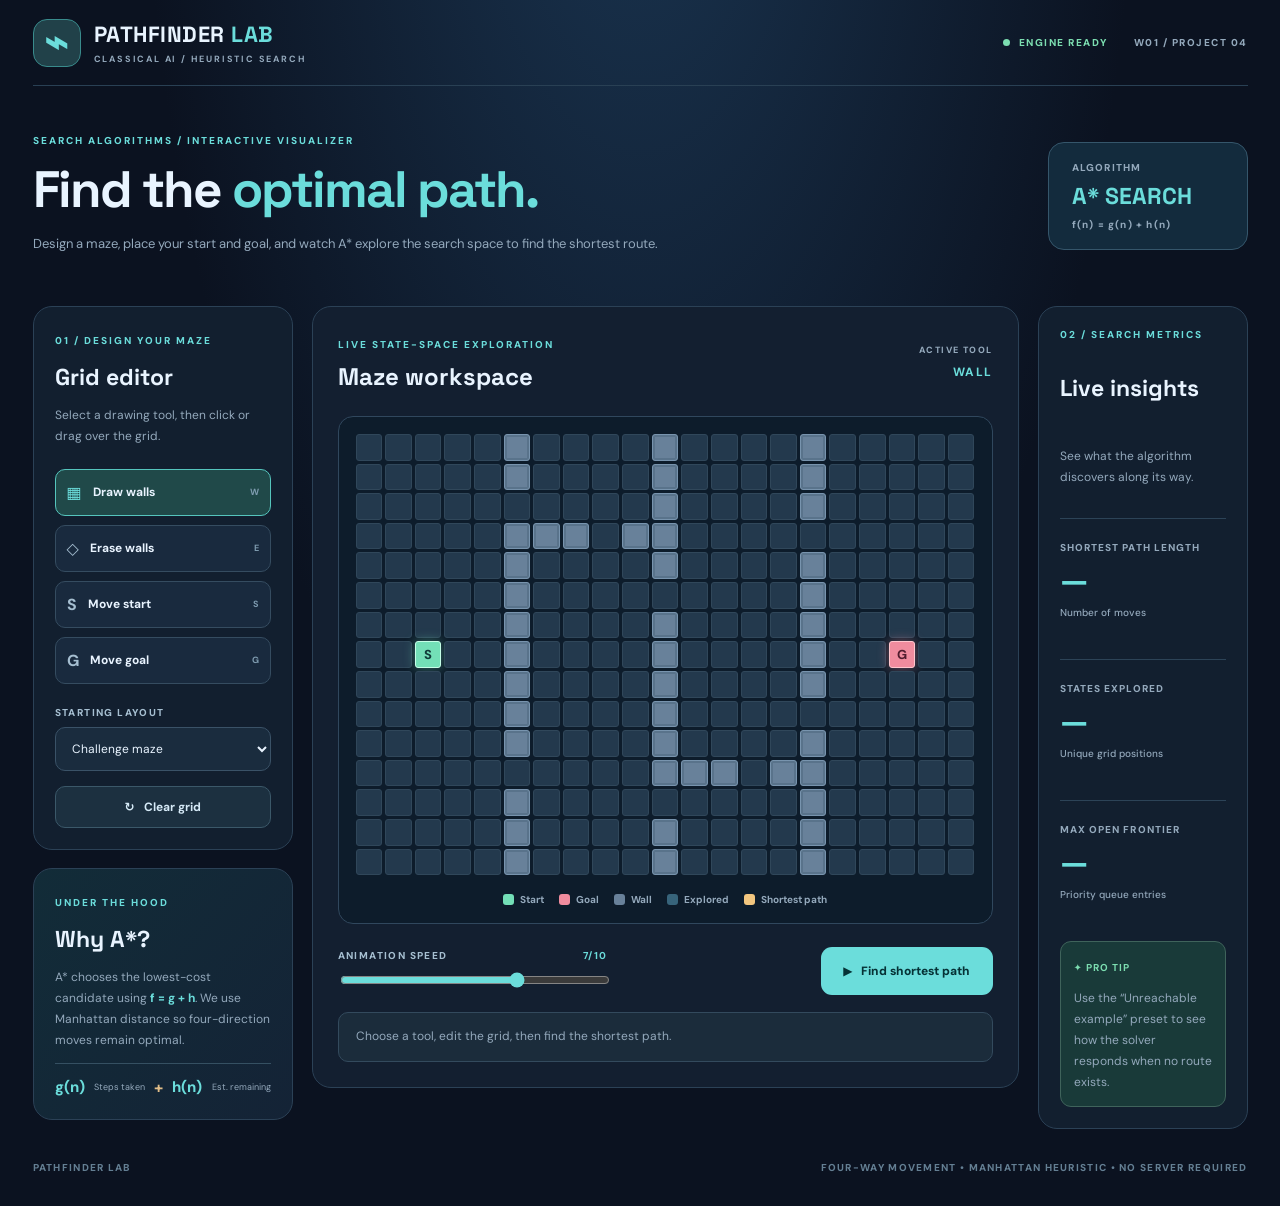
<file: index.html>
<!doctype html><html lang="en"><head><meta charset="utf-8"><meta name="viewport" content="width=device-width,initial-scale=1"><meta name="theme-color" content="#0a1220"><meta name="description" content="Interactive maze editor and optimal A* pathfinding visualization using Manhattan distance and four-direction movement."><title>Pathfinder Lab | A* Maze Solver</title><link rel="stylesheet" href="styles.css"><script type="module" src="js/app.mjs"></script></head><body>
<div class="shell"><header><div class="brand"><span class="brand-icon">⌁</span><div>PATHFINDER <b>LAB</b><small>CLASSICAL AI / HEURISTIC SEARCH</small></div></div><div class="head-right"><span class="online"><i></i> ENGINE READY</span><span>W01 / PROJECT 04</span></div></header>
<div class="heading"><div><p class="eyebrow">SEARCH ALGORITHMS / INTERACTIVE VISUALIZER</p><h1>Find the <em>optimal path.</em></h1><p>Design a maze, place your start and goal, and watch A* explore the search space to find the shortest route.</p></div><div class="method"><span>ALGORITHM</span><strong>A* SEARCH</strong><small>f(n) = g(n) + h(n)</small></div></div>
<main><aside class="sidebar"><div class="panel"><span class="cap">01 / DESIGN YOUR MAZE</span><h2>Grid editor</h2><p>Select a drawing tool, then click or drag over the grid.</p><div class="tool-list"><button type="button" data-tool="wall" class="tool selected">▦ <span>Draw walls</span><b>W</b></button><button type="button" data-tool="erase" class="tool">◇ <span>Erase walls</span><b>E</b></button><button type="button" data-tool="start" class="tool">S <span>Move start</span><b>S</b></button><button type="button" data-tool="goal" class="tool">G <span>Move goal</span><b>G</b></button></div><div class="field"><label for="preset">STARTING LAYOUT</label><select id="preset"><option value="sample">Challenge maze</option><option value="random">Random obstacles</option><option value="blocked">Unreachable example</option><option value="empty">Empty canvas</option></select></div><button id="clearBtn" type="button" class="secondary">↻ &nbsp; Clear grid</button></div><div class="algorithm"><span class="cap">UNDER THE HOOD</span><h2>Why A*?</h2><p>A* chooses the lowest-cost candidate using <strong>f = g + h</strong>. We use Manhattan distance so four-direction moves remain optimal.</p><div class="formula"><span>g(n)</span><small>Steps taken</small><b>+</b><span>h(n)</span><small>Est. remaining</small></div></div></aside>
<section class="workspace"><div class="workspace-top"><div><span class="cap">LIVE STATE-SPACE EXPLORATION</span><h2>Maze workspace</h2></div><div class="active-label">ACTIVE TOOL <b id="activeTool">WALL</b></div></div><div class="board-frame"><div id="mazeGrid" class="maze-grid" role="group" aria-label="Editable maze grid"></div><div class="legend"><span><i class="legend-start"></i>Start</span><span><i class="legend-goal"></i>Goal</span><span><i class="legend-wall"></i>Wall</span><span><i class="legend-visited"></i>Explored</span><span><i class="legend-path"></i>Shortest path</span></div></div><div class="playback"><div class="speed"><label for="speed">ANIMATION SPEED <b id="speedValue">7/10</b></label><input type="range" id="speed" min="1" max="10" value="7"></div><button id="solveBtn" class="solve" type="button">▶ &nbsp; Find shortest path</button></div><div id="info" class="info" role="status" aria-live="polite">Choose a tool, edit the grid, then find the shortest path.</div></section>
<aside class="stats"><span class="cap">02 / SEARCH METRICS</span><h2>Live insights</h2><p>See what the algorithm discovers along its way.</p><div class="stat"><span>SHORTEST PATH LENGTH</span><b id="pathLength">—</b><small>Number of moves</small></div><div class="stat"><span>STATES EXPLORED</span><b id="explored">—</b><small>Unique grid positions</small></div><div class="stat"><span>MAX OPEN FRONTIER</span><b id="frontier">—</b><small>Priority queue entries</small></div><div class="tip"><strong>✦ PRO TIP</strong><p>Use the “Unreachable example” preset to see how the solver responds when no route exists.</p></div></aside></main><footer>PATHFINDER LAB <span>FOUR-WAY MOVEMENT • MANHATTAN HEURISTIC • NO SERVER REQUIRED</span></footer></div></body></html>
</file>
<file: styles.css>
@import url('https://fonts.googleapis.com/css2?family=DM+Sans:wght@400;500;600;700;800&family=Space+Grotesk:wght@400;500;600;700&display=swap');:root{color-scheme:dark;--bg:#0b1220;--panel:#131f30;--surface:#1a2a3d;--border:#2b4156;--text:#e9f4ff;--muted:#94a9bc;--cyan:#6bdddb;--green:#7cdeb1;--gold:#f2c67f;font-family:'DM Sans',system-ui,sans-serif}*{box-sizing:border-box}body{margin:0;color:var(--text);background:radial-gradient(ellipse at 50% -20%,#1a3551,transparent 55%),var(--bg)}button,select,input{font:inherit}button{cursor:pointer}button:focus-visible,select:focus-visible,input:focus-visible{outline:2px solid var(--cyan);outline-offset:2px}.shell{max-width:1550px;width:calc(100% - 65px);margin:0 auto}header{height:86px;border-bottom:1px solid #294054;display:flex;justify-content:space-between;align-items:center}.brand{display:flex;align-items:center;gap:13px;font-family:'Space Grotesk';font-weight:700;letter-spacing:.5px;font-size:22px}.brand b{color:var(--cyan)}.brand small{display:block;font-family:'DM Sans';font-size:9px;letter-spacing:1.8px;color:var(--muted);margin-top:5px}.brand-icon{width:48px;height:48px;border:1px solid #398b8c;border-radius:14px;background:#214149;color:var(--cyan);display:grid;place-items:center;font-size:40px;line-height:1}.head-right{display:flex;gap:26px;font-size:10px;color:var(--muted);font-weight:800;letter-spacing:1.5px}.online{color:var(--green)}.online i{width:7px;height:7px;display:inline-block;border-radius:50%;background:var(--green);margin-right:5px}.heading{display:flex;align-items:center;justify-content:space-between;gap:20px;margin:38px 0}.eyebrow,.cap{color:var(--cyan);font-size:10px;letter-spacing:2px;font-weight:800}.heading h1{font-family:'Space Grotesk';font-size:clamp(33px,4vw,56px);line-height:1.13;letter-spacing:-2px;margin:14px 0}.heading h1 em{font-style:normal;color:var(--cyan)}.heading p:last-child{color:var(--muted);font-size:13px;line-height:1.7;max-width:640px}.method{background:#132b3d;border:1px solid #35566b;border-radius:16px;min-width:200px;padding:18px 23px}.method span,.method small{display:block;color:var(--muted);font-size:10px;letter-spacing:1.2px;font-weight:800}.method strong{display:block;font-family:'Space Grotesk';font-size:23px;margin:7px 0;color:var(--cyan)}main{display:grid;grid-template-columns:260px minmax(400px,1fr) 210px;align-items:start;gap:19px}.sidebar,.stats{display:flex;flex-direction:column;gap:18px}.panel,.algorithm,.stats{background:#121f2f;border:1px solid var(--border);border-radius:19px;padding:21px}.panel h2,.algorithm h2,.stats h2{font-family:'Space Grotesk';font-size:23px;margin:13px 0}.panel p,.algorithm p,.stats p{font-size:12px;color:var(--muted);line-height:1.75}.tool-list{display:grid;gap:9px;margin:22px 0}.tool{display:flex;align-items:center;gap:11px;text-align:left;border:1px solid #354c60;background:#192a3e;border-radius:10px;padding:12px 11px;color:#a6bfd1;font-size:16px;font-weight:700}.tool span{font-size:12px;color:var(--text);flex:1}.tool b{font-size:9px;color:#7f9cb0}.tool.selected{background:#204949;border-color:#55c5bd;color:var(--cyan)}.field label,.speed label{display:block;font-size:10px;letter-spacing:1.4px;color:#a6bfd1;font-weight:800;margin-bottom:8px}.field select{background:#1a2c3e;border:1px solid #3a5267;border-radius:10px;padding:12px;color:var(--text);font-size:12px;width:100%}.secondary{border:1px solid #3b5869;border-radius:10px;background:#1c3040;color:#d6eaf7;padding:12px;width:100%;font-size:12px;font-weight:700;margin-top:15px}.secondary:hover{border-color:var(--cyan)}.algorithm{background:linear-gradient(130deg,#122c38,#142336)}.algorithm strong{color:var(--cyan)}.formula{display:flex;justify-content:space-between;align-items:center;gap:6px;padding-top:13px;border-top:1px solid #355062}.formula span{color:var(--cyan);font-size:15px;font-weight:800}.formula small{font-size:9px;color:var(--muted)}.formula b{color:#e1bd88}.workspace{min-width:0;background:#131f30;border:1px solid var(--border);border-radius:19px;padding:25px}.workspace-top{display:flex;justify-content:space-between;gap:10px;align-items:center;margin-bottom:24px}.workspace-top h2{font-family:'Space Grotesk';font-size:24px;margin:8px 0 0}.active-label{font-size:9px;color:var(--muted);letter-spacing:1.4px;font-weight:800}.active-label b{display:block;text-align:right;color:var(--cyan);font-size:12px;margin-top:8px}.board-frame{border:1px solid #30475d;background:#0d1c2b;border-radius:15px;padding:17px}.maze-grid{--cols:21;display:grid;grid-template-columns:repeat(var(--cols),minmax(0,1fr));gap:3px;touch-action:none;user-select:none}.tile{border:1px solid #30475a;border-radius:3px;aspect-ratio:1;background:#23394d;padding:0;color:#0c2424;font-size:clamp(8px,1.3vw,13px);font-weight:800;display:grid;place-items:center;min-width:0;transition:background .12s}.tile:hover{border-color:var(--cyan)}.tile.wall{background:#68819a;border-color:#7894ae;box-shadow:inset 0 0 0 2px #59738b}.tile.visited{background:#37647b;border-color:#4487a2}.tile.path{background:#f2c67f;border-color:#ffe3ac;box-shadow:0 0 12px #e4b64d50}.tile.start{background:#73dfb7;border-color:#c6ffe8;color:#113c3a;box-shadow:0 0 12px #73dfb76a}.tile.goal{background:#f08c9e;border-color:#ffc7ce;color:#511c2d;box-shadow:0 0 12px #f08c9e74}.legend{display:flex;flex-wrap:wrap;gap:15px;justify-content:center;padding-top:18px;color:var(--muted);font-size:10px;font-weight:700}.legend span{display:flex;align-items:center;gap:6px}.legend i{width:11px;height:11px;border-radius:3px;display:inline-block}.legend-start{background:#73dfb7}.legend-goal{background:#f08c9e}.legend-wall{background:#68819a}.legend-visited{background:#37647b}.legend-path{background:#f2c67f}.playback{display:flex;gap:20px;align-items:center;justify-content:space-between;margin-top:23px}.speed{flex:1;max-width:270px}.speed label{display:flex;justify-content:space-between}.speed label b{color:var(--cyan)}.speed input{accent-color:var(--cyan);width:100%;cursor:pointer}.solve{background:var(--cyan);color:#063236;border:0;border-radius:11px;font-weight:800;font-size:12px;padding:16px 22px;white-space:nowrap}.solve:disabled{opacity:.5}.info{margin-top:17px;color:var(--muted);background:#1b2c3b;border:1px solid #334a5d;border-radius:10px;padding:14px 17px;font-size:12px;line-height:1.6}.info.warning{color:#f8c79e;border-color:#795540}.stats .cap{display:block}.stats h2{margin-top:14px}.stat{border-top:1px solid #2c4357;padding:22px 0}.stat>span,.stat small{display:block;font-size:10px;letter-spacing:1.1px;color:var(--muted);font-weight:800}.stat b{font-family:'Space Grotesk';font-size:32px;display:block;color:var(--cyan);margin:6px 0;overflow-wrap:anywhere}.stat small{font-size:10px;letter-spacing:0;font-weight:500}.tip{border:1px solid #3f635b;background:#193a39;padding:13px;border-radius:11px}.tip strong{font-size:10px;letter-spacing:1px;color:var(--green)}.tip p{margin-bottom:0}footer{display:flex;justify-content:space-between;gap:10px;padding:32px 0;color:#647f93;font-size:10px;letter-spacing:1.3px;font-weight:800}@media(max-width:1270px){main{grid-template-columns:220px minmax(380px,1fr)}.stats{grid-column:1/-1;display:grid;grid-template-columns:repeat(3,minmax(0,1fr));gap:15px}.stats>.cap,.stats>h2,.stats>p{grid-column:1/-1}.stats .stat{padding:8px 0}.stats .tip{grid-column:1/-1}}@media(max-width:780px){.shell{width:calc(100% - 28px)}header{height:70px}.head-right{display:none}.heading{margin:25px 0}.method{display:none}main{grid-template-columns:1fr}.sidebar{display:grid;grid-template-columns:1fr 1fr}.panel,.algorithm{padding:17px}.workspace{padding:16px}.stats{grid-template-columns:repeat(3,1fr)}.tile{border-radius:2px}.board-frame{padding:8px}.maze-grid{gap:2px}}@media(max-width:530px){.brand{font-size:17px}.sidebar{grid-template-columns:1fr}.heading h1{font-size:32px}.workspace-top h2{font-size:18px}.workspace .cap{font-size:9px}.tile{font-size:8px}.maze-grid{gap:1px}.legend{gap:8px;font-size:9px}.playback{flex-wrap:wrap}.speed{max-width:none;width:100%}.solve{width:100%}.stats{grid-template-columns:1fr 1fr}.stats .tip{grid-column:1/-1}.stats .stat{font-size:11px}footer{flex-wrap:wrap;line-height:1.8}}
</file>
